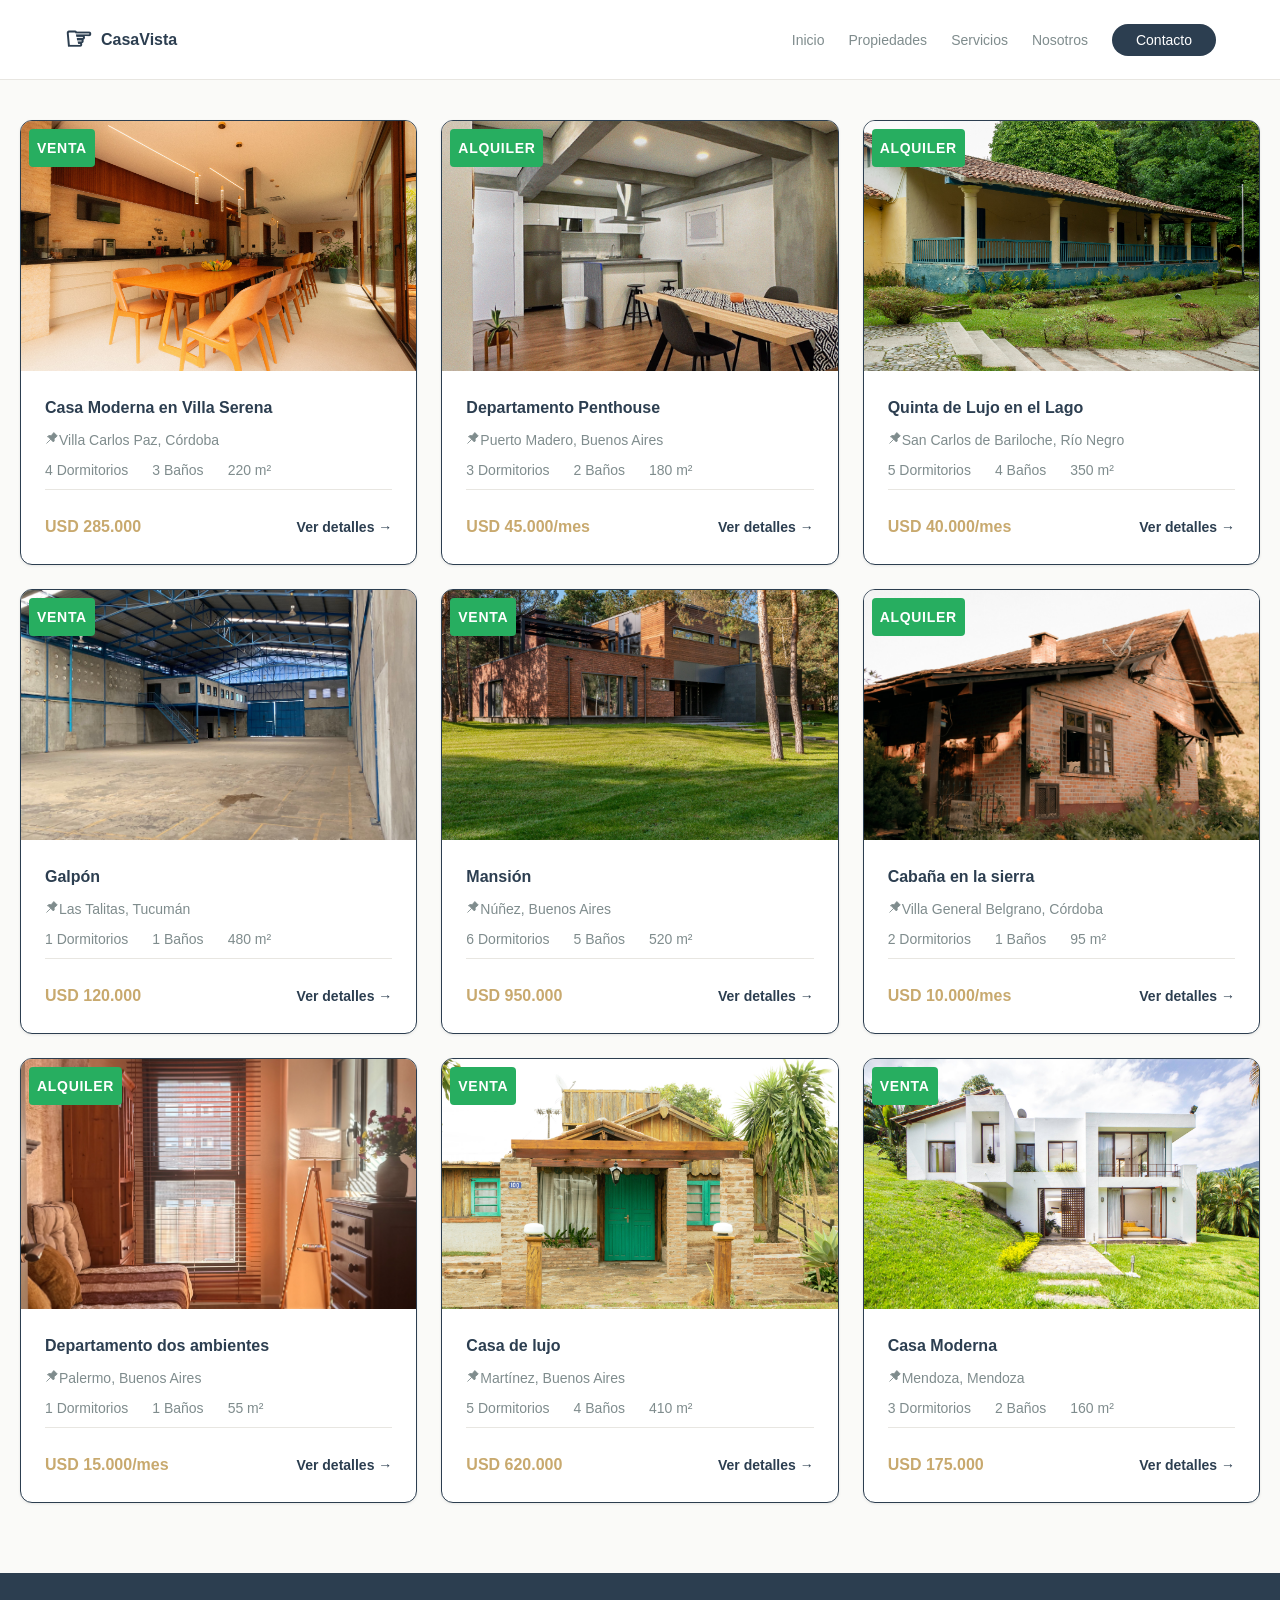
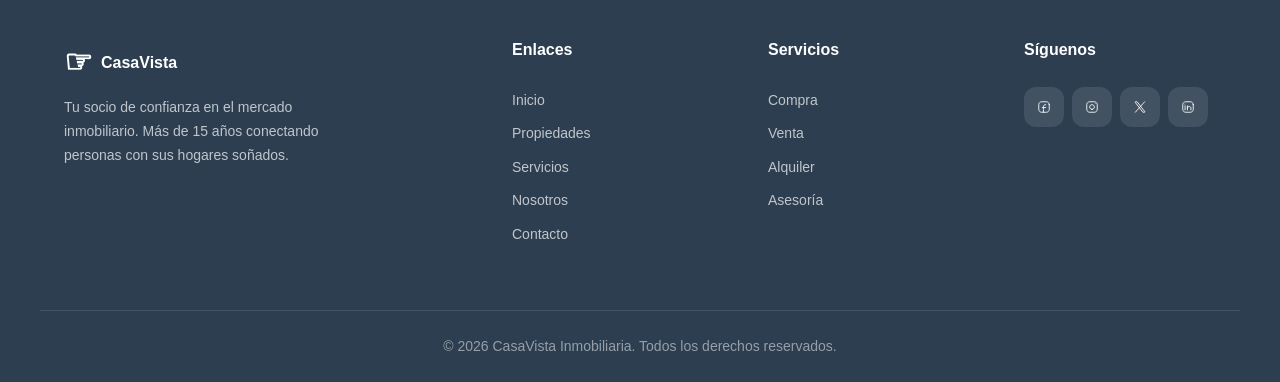
<file: propiedades.html>
<!DOCTYPE html>
<html lang="en">
<head>
    <meta charset="UTF-8">
    <meta name="viewport" content="width=device-width, initial-scale=1.0">
    <!-- SEO: META ETIQUETAS   -->
    <title>CasaVista Inmobiliaria | Propiedades en Venta y Alquiler</title>
    <meta name="description" content="CasaVista Inmobiliaria ofrece las mejores propiedades de lujo en venta y alquiler. Encuentra tu hogar ideal con nosotros.">
    <meta name="keywords" content="inmobiliaria, propiedades, casas en venta, departamentos en alquiler, bienes raíces, lujo">
    <meta name="author" content="CasaVista Inmobiliaria">
    <meta name="robots" content="index, follow">
    <!-- Open Graph: para compartir en redes sociales -->
    <meta property="og:title" content="CasaVista Inmobiliaria | Propiedades de Lujo">
    <meta property="og:description" content="Encuentra tu hogar ideal con las mejores propiedades de lujo en venta y alquiler.">
    <meta property="og:type" content="website">
    <meta property="og:url" content="https://www.casavista.com">
    <meta property="og:image" content="https://placehold.co/1200x630/2c3e50/ffffff?text=CasaVista">
    <!-- Favicon -->
    <link rel="icon" type="image/png" href="/favicon-96x96.png" sizes="96x96" />
    <link rel="icon" type="image/svg+xml" href="/favicon.svg" />
    <link rel="shortcut icon" href="/favicon.ico" />
    <!-- Enlace al archivo de estilos -->
    <link rel="stylesheet" href="icons.css" />
    <link rel="stylesheet" href="styles.css">
</head>
<body>
   <header class="header" role="banner">
        <div class="header__container">
            <a href="#" class="header__logo" aria-label="CasaVista - Página principal">
                <span class="header__logo-icon">&#9758;</span>
                <span class="header__logo-text">CasaVista</span>
            </a>
            <!-- Navegación principal -->
            <div>
                <span class="btn_menu"><i id="abrirMenu" class="iconoir-menu"></i></span>
                <nav id="nav" class="header__nav" role="navigation" aria-label="Navegación principal">
                <ul class="header__nav-list">
                    <li class="header__nav-item">
                        <a href="index.html#inicio" class="header__nav-link">Inicio</a>
                    </li>
                    <li class="header__nav-item">   
                        <a href="propiedades.html" class="header__nav-link">Propiedades</a>
                    </li>
                    <li class="header__nav-item">
                        <a href="index.html#servicios" class="header__nav-link">Servicios</a>
                    </li>
                    <li class="header__nav-item">
                        <a href="index.html#nosotros" class="header__nav-link">Nosotros</a>
                    </li>
                    <li class="header__nav-item">
                        <a href="index.html#contacto" class="header__nav-link header__nav-link--cta">Contacto</a>
                    </li>
                </ul>
            </nav>
            </div>
        </div>
    </header>
    <main>
        <section class="section_propiedades">
            <div id="contenedor" class="properties__grid">
            </div>
        </section>
    </main>     
    <footer class="footer" role="contentinfo">
        <div class="footer__container">
            <!-- Info de la empresa -->
            <div class="footer__brand">
                <a href="#" class="footer__logo" aria-label="CasaVista - Inicio">
                    <span class="footer__logo-icon">&#9758;</span>
                    <span class="footer__logo-text">CasaVista</span>
                </a>
                <p class="footer__description">
                    Tu socio de confianza en el mercado inmobiliario. Más de 15 años conectando personas con sus hogares soñados.
                </p>
            </div>

            <!-- Enlaces rápidos -->
            <nav class="footer__links" aria-label="Enlaces de pie de página">
                <h3 class="footer__links-title">Enlaces</h3>
                <ul class="footer__links-list">
                    <li><a href="#inicio" class="footer__link">Inicio</a></li>
                    <li><a href="#propiedades" class="footer__link">Propiedades</a></li>
                    <li><a href="#servicios" class="footer__link">Servicios</a></li>
                    <li><a href="#nosotros" class="footer__link">Nosotros</a></li>
                    <li><a href="#contacto" class="footer__link">Contacto</a></li>
                </ul>
            </nav>

            <!-- Servicios -->
            <div class="footer__servicios">
                <h3 class="footer__links-title">Servicios</h3>
                <ul class="footer__links-list">
                    <li><a href="#servicios" class="footer__link">Compra</a></li>
                    <li><a href="#servicios" class="footer__link">Venta</a></li>
                    <li><a href="#servicios" class="footer__link">Alquiler</a></li>
                    <li><a href="#servicios" class="footer__link">Asesoría</a></li>
                </ul>
            </div>

            <!-- Redes sociales -->
            <div class="footer__social">
                <h3 class="footer__links-title">Síguenos</h3>
                <div class="footer__social-icons">
                    <a href="#" class="footer__social-link" aria-label="Facebook"><i class="iconoir-facebook-tag"></i></a>
                    <a href="#" class="footer__social-link" aria-label="Instagram"><i class="iconoir-instagram"></i></a>
                    <a href="#" class="footer__social-link" aria-label="Twitter"><i class="iconoir-x"></i></a>
                    <a href="#" class="footer__social-link" aria-label="LinkedIn"><i class="iconoir-linkedin"></i></a>
                </div>
            </div>
        </div>
        <!-- Barra de copyright -->
        <div class="footer__bottom">
            <p class="footer__copyright">&copy; 2026 CasaVista Inmobiliaria. Todos los derechos reservados.</p>
        </div>
    </footer>
    <script src="app.js"></script>
</body>
</html>
</file>
<file: styles.css>
:root {
  --color-primary: #2c3e50;
  --color-primary-light: #34495e;
  --color-accent: #c8a96e;
  --color-accent-light: #d4b87a;
  --color-bg: #fafaf8;
  --color-bg-alt: #f5f5f0;
  --color-text: #2c3e50;
  --color-text-light: #7f8c8d;
  --color-white: #ffffff;
  --color-border: #e8e6e1;
  --color-success: #27ae60;
  /* ---- Tipografía (3 tamaños) ---- */
  --font-primary: "Segoe UI", "Helvetica Neue", Arial, sans-serif;
  --font-sm: 0.875rem;
  --font-md: 1rem;
  --font-lg: 2rem;
  /* ---- Espaciados (3 tamaños) ---- */
  --space-sm: 0.5rem;
  --space-md: 1.5rem;
  --space-lg: 4rem;
  /* ---- Bordes (3 tamaños) ---- */
  --radius-sm: 4px;
  --radius-md: 12px;
  --radius-full: 9999px;
  /* ---- Sombras ---- */
  --shadow-sm: 0 1px 3px rgba(0, 0, 0, 0.08);
  --shadow-md: 0 4px 12px rgba(0, 0, 0, 0.1);
  --shadow-lg: 0 8px 30px rgba(0, 0, 0, 0.12);
  /* ---- Transiciones ---- */
  --transition-fast: 0.2s ease;
  --transition-base: 0.3s ease;
  --transition-slow: 0.5s ease;
  /* ---- Layout ---- */
  --container-max: 1200px;
  --header-height: 80px;
}
/* RESET Y ESTILOS BASE*/
*,
*::before,
*::after {
  margin: 0;
  padding: 0;
  box-sizing: border-box;
}
html {
  scroll-behavior: smooth;
  scroll-padding-top: var(--header-height);
}
body {
  font-family: var(--font-primary);
  font-size: var(--font-md);
  line-height: 1.6;
  color: var(--color-text);
  background-color: var(--color-bg);
  -webkit-font-smoothing: antialiased;
}
ul,
ol {
  list-style: none;
}
a {
  text-decoration: none;
  color: inherit;
}
img {
  max-width: 100%;
  height: auto;
  display: block;
}
/* CONTENEDORES COMUNES*/
.header__container,
.properties__container,
.servicios__container,
.about__container,
.testimonials__container,
.contact__container,
.footer__container {
  width: 100%;
  max-width: var(--container-max);
  margin: 0 auto;
  padding: 0 var(--space-md);
}
/* HEADER*/
.header {
  position: fixed;
  top: 0;
  left: 0;
  right: 0;
  height: var(--header-height);
  background-color: var(--color-white);
  border-bottom: 1px solid var(--color-border);
  z-index: 1000;
  display: flex;
  align-items: center;
}
.header__container {
  display: flex;
  justify-content: space-between;
  align-items: center;
}
.header__logo {
  display: flex;
  align-items: center;
  gap: var(--space-sm);
  font-size: var(--font-md);
  font-weight: 700;
  color: var(--color-primary);
  transition: color var(--transition-fast);
}
.header__logo:hover {
  color: var(--color-accent);
}
.header__logo-icon {
  font-size: var(--font-lg);
}
.header__nav-list {
  display: flex;
  align-items: center;
  gap: var(--space-md);
}
.btn_menu {
  display: none;
}
.header__nav-link {
  font-size: var(--font-sm);
  font-weight: 500;
  color: var(--color-text-light);
  transition: color var(--transition-fast);
  position: relative;
}
.header__nav-link::after {
  content: "";
  position: absolute;
  bottom: -4px;
  left: 0;
  width: 0;
  height: 2px;
  background-color: var(--color-accent);
  transition: width var(--transition-base);
}
.header__nav-link:hover {
  color: var(--color-primary);
}
.header__nav-link:hover::after {
  width: 100%;
}
.header__nav-link--cta {
  background-color: var(--color-primary);
  color: var(--color-white);
  padding: var(--space-sm) var(--space-md);
  border-radius: var(--radius-full);
  transition:
    background-color var(--transition-fast),
    transform var(--transition-fast);
}
.header__nav-link--cta::after {
  display: none;
}
.header__nav-link--cta:hover {
  background-color: var(--color-accent);
  color: var(--color-white);
  transform: translateY(-2px);
}
/* HERO*/
.hero {
  position: relative;
  min-height: 100vh;
  display: flex;
  align-items: center;
  justify-content: center;
  text-align: center;
  overflow: hidden;
  margin-top: 0;
}
.hero__image {
  position: absolute;
  top: 0;
  left: 0;
  width: 100%;
  height: 100%;
  object-fit: cover;
  object-position: center;
  z-index: 0;
}
.hero__overlay {
  position: absolute;
  top: 0;
  left: 0;
  width: 100%;
  height: 100%;
  background: linear-gradient(
    135deg,
    rgba(44, 62, 80, 0.85) 0%,
    rgba(44, 62, 80, 0.7) 100%
  );
  z-index: 1;
}
.hero__content {
  position: relative;
  z-index: 2;
  max-width: 800px;
  padding: var(--space-md);
}
.hero__title {
  font-size: var(--font-lg);
  font-weight: 700;
  color: var(--color-white);
  line-height: 1.1;
  margin-bottom: var(--space-md);
  letter-spacing: -0.02em;
}
.hero__title-highlight {
  color: var(--color-accent);
}
.hero__subtitle {
  font-size: var(--font-md);
  color: rgba(255, 255, 255, 0.9);
  margin-bottom: var(--space-lg);
  font-weight: 300;
}
.hero__cta {
  display: inline-block;
  background-color: var(--color-accent);
  color: var(--color-white);
  font-size: var(--font-md);
  font-weight: 600;
  padding: var(--space-md) var(--space-lg);
  border-radius: var(--radius-full);
  transition:
    background-color var(--transition-fast),
    transform var(--transition-fast),
    box-shadow var(--transition-fast);
}
.hero__cta:hover {
  background-color: var(--color-accent-light);
  transform: translateY(-3px);
  box-shadow: 0 10px 30px rgba(200, 169, 110, 0.4);
}
/* ENCABEZADOS DE SECCIÓN                        */
.section-header {
  text-align: center;
  margin-bottom: var(--space-lg);
}
.section-header__title {
  font-size: var(--font-lg);
  font-weight: 700;
  color: var(--color-primary);
  margin-bottom: var(--space-sm);
  letter-spacing: -0.01em;
}
.section-header__subtitle {
  font-size: var(--font-md);
  color: var(--color-text-light);
  font-weight: 400;
}
.section-header--left {
  text-align: left;
}
/* SECCIÓN PROPIEDADES*/
.properties {
  padding: var(--space-lg) 0;
  background-color: var(--color-bg);
}
.properties__grid {
  display: grid;
  grid-template-columns: repeat(3, 1fr);
  gap: var(--space-md);
}
.btn_propiedades {
  width: 100%;
  text-align: center;
  margin-top: 30px;
}
/* TARJETA DE PROPIEDAD*/
.property-card {
  background-color: var(--color-white);
  border-radius: var(--radius-md);
  overflow: hidden;
  box-shadow: var(--shadow-sm);
  transition:
    transform var(--transition-base),
    box-shadow var(--transition-base);
  border: 1px solid var(--color-primary);
}
.property-card:hover {
  transform: translateY(-8px);
  box-shadow: var(--shadow-lg);
}
.property-card__image-wrapper {
  position: relative;
  overflow: hidden;
}
.property-card__image {
  width: 100%;
  height: 250px;
  object-fit: cover;
  transition: transform var(--transition-slow);
}
.property-card:hover .property-card__image {
  transform: scale(1.05);
}
.property-card__badge {
  position: absolute;
  top: var(--space-sm);
  left: var(--space-sm);
  background-color: var(--color-success);
  color: var(--color-white);
  font-size: var(--font-sm);
  font-weight: 600;
  padding: var(--space-sm) var(--space-sm);
  border-radius: var(--radius-sm);
  text-transform: uppercase;
  letter-spacing: 0.05em;
}
.property-card__content {
  padding: var(--space-md);
}
.property-card__title {
  font-size: var(--font-md);
  font-weight: 600;
  color: var(--color-primary);
  margin-bottom: var(--space-sm);
}
.property-card__location {
  font-size: var(--font-sm);
  color: var(--color-text-light);
  margin-bottom: var(--space-sm);
}
.property-card__features {
  display: flex;
  gap: var(--space-md);
  margin-bottom: var(--space-md);
  padding-bottom: var(--space-sm);
  border-bottom: 1px solid var(--color-border);
}
.property-card__features li {
  font-size: var(--font-sm);
  color: var(--color-text-light);
}
.property-card__footer {
  display: flex;
  justify-content: space-between;
  align-items: center;
}
.property-card__price {
  font-size: var(--font-md);
  font-weight: 700;
  color: var(--color-accent);
}
.property-card__link {
  font-size: var(--font-sm);
  font-weight: 600;
  color: var(--color-primary);
  transition: color var(--transition-fast);
}
.property-card__link:hover {
  color: var(--color-accent);
}
/* SECCIÓN SERVICIOS*/
.servicios {
  padding: var(--space-lg) 0;
  background-color: var(--color-bg-alt);
}
.servicios__grid {
  display: grid;
  grid-template-columns: repeat(4, 1fr);
  gap: var(--space-md);
}
/* TARJETA DE SERVICIO*/
.service-card {
  background-color: var(--color-white);
  padding: var(--space-md);
  border-radius: var(--radius-md);
  text-align: center;
  box-shadow: var(--shadow-sm);
  transition:
    transform var(--transition-base),
    box-shadow var(--transition-base);
}
.service-card:hover {
  transform: translateY(-5px);
  box-shadow: var(--shadow-md);
}
.service-card__icon {
  font-size: 3rem;
  margin-bottom: var(--space-md);
  display: block;
}
.service-card__title {
  font-size: var(--font-md);
  font-weight: 600;
  color: var(--color-primary);
  margin-bottom: var(--space-sm);
}
.service-card__text {
  font-size: var(--font-sm);
  color: var(--color-text-light);
  line-height: 1.7;
}
/* SECCIÓN NOSOTROS                               */
.about {
  padding: var(--space-lg) 0;
  background-color: var(--color-bg);
}
.about__container {
  display: grid;
  grid-template-columns: 1fr 1fr;
  gap: var(--space-lg);
  align-items: center;
}
.about__text {
  font-size: var(--font-md);
  color: var(--color-text-light);
  line-height: 1.8;
  margin-bottom: var(--space-md);
}
.about__text strong {
  color: var(--color-primary);
  font-weight: 600;
}
.about__cta {
  display: inline-block;
  margin-top: var(--space-sm);
  font-size: var(--font-md);
  font-weight: 600;
  color: var(--color-accent);
  transition: color var(--transition-fast);
}
.about__cta:hover {
  color: var(--color-primary);
}
.about__image-wrapper {
  border-radius: var(--radius-md);
  overflow: hidden;
  box-shadow: var(--shadow-lg);
}
.about__image {
  width: 100%;
  height: 400px;
  object-fit: cover;
}
/* SECCIÓN TESTIMONIOS*/
.testimonials {
  padding: var(--space-lg) 0;
  background-color: var(--color-bg-alt);
}
.testimonials__grid {
  display: grid;
  grid-template-columns: repeat(2, 1fr);
  gap: var(--space-md);
}
/* TARJETA DE TESTIMONIO*/
.testimonial {
  background-color: var(--color-white);
  padding: var(--space-md);
  border-radius: var(--radius-md);
  box-shadow: var(--shadow-sm);
  border-left: 4px solid var(--color-accent);
}
.testimonial__text {
  font-size: var(--font-md);
  color: var(--color-text-light);
  line-height: 1.8;
  font-style: italic;
  margin-bottom: var(--space-md);
}
.testimonial__author {
  display: flex;
  align-items: center;
  gap: var(--space-sm);
}
.testimonial__avatar {
  width: 50px;
  height: 50px;
  border-radius: var(--radius-full);
  object-fit: cover;
}
.testimonial__name {
  font-size: var(--font-md);
  font-weight: 600;
  color: var(--color-primary);
  font-style: normal;
  display: block;
}
.testimonial__role {
  font-size: var(--font-sm);
  color: var(--color-text-light);
}
/* SECCIÓN CONTACTO                               */
.contact {
  padding: var(--space-lg) 0;
  background-color: var(--color-bg);
}
.contact__grid {
  display: grid;
  grid-template-columns: 1fr 1fr;
  gap: var(--space-lg);
}
.contact__info {
  display: flex;
  flex-direction: column;
  gap: var(--space-md);
}
.contact__info-item {
  display: flex;
  align-items: flex-start;
  gap: var(--space-sm);
}
.contact__info-icon {
  font-size: var(--font-lg);
  flex-shrink: 0;
}
.contact__info-label {
  font-size: var(--font-md);
  font-weight: 600;
  color: var(--color-primary);
  margin-bottom: var(--space-sm);
}
.contact__info-text {
  font-size: var(--font-sm);
  color: var(--color-text-light);
  line-height: 1.6;
}
.contact__submit {
  width: 100%;
  padding: var(--space-md) var(--space-lg);
  background-color: var(--color-primary);
  color: var(--color-white);
  font-size: var(--font-md);
  font-weight: 600;
  border: none;
  border-radius: var(--radius-md);
  cursor: pointer;
  transition:
    background-color var(--transition-fast),
    transform var(--transition-fast);
}
.contact__submit:hover {
  background-color: var(--color-accent);
  transform: translateY(-2px);
}
.contact__submit:active {
  transform: translateY(0);
}
/* FORMULARIO DE CONTACTO*/
.form-group {
  margin-bottom: var(--space-md);
}
.form-group__label {
  display: block;
  font-size: var(--font-sm);
  font-weight: 600;
  color: var(--color-primary);
  margin-bottom: var(--space-sm);
}
.form-group__input,
.form-group__textarea {
  width: 100%;
  padding: var(--space-sm);
  font-family: var(--font-primary);
  font-size: var(--font-md);
  color: var(--color-text);
  background-color: var(--color-white);
  border: 1px solid var(--color-border);
  border-radius: var(--radius-md);
  transition:
    border-color var(--transition-fast),
    box-shadow var(--transition-fast);
  outline: none;
}
.form-group__input::placeholder,
.form-group__textarea::placeholder {
  color: var(--color-text-light);
  opacity: 0.6;
}
.form-group__input:focus,
.form-group__textarea:focus {
  border-color: var(--color-accent);
  box-shadow: 0 0 0 3px rgba(200, 169, 110, 0.15);
}
.form-group__textarea {
  resize: vertical;
  min-height: 120px;
}

/*HTML PROPIEDADES*/

.section_propiedades{
  margin: 120px 20px 70px;
}
/* FOOTER*/
.footer {
  background-color: var(--color-primary);
  color: var(--color-white);
  padding-top: var(--space-lg);
}
.footer__container {
  display: grid;
  grid-template-columns: 2fr 1fr 1fr 1fr;
  gap: var(--space-lg);
  padding-bottom: var(--space-lg);
  border-bottom: 1px solid rgba(255, 255, 255, 0.1);
}
.footer__logo {
  display: flex;
  align-items: center;
  gap: var(--space-sm);
  font-size: var(--font-md);
  font-weight: 700;
  color: var(--color-white);
  margin-bottom: var(--space-sm);
  transition: color var(--transition-fast);
}
.footer__logo:hover {
  color: var(--color-accent);
}
.footer__logo-icon {
  font-size: var(--font-lg);
}
.footer__description {
  font-size: var(--font-sm);
  color: rgba(255, 255, 255, 0.7);
  line-height: 1.7;
  max-width: 300px;
}
.footer__links-title {
  font-size: var(--font-md);
  font-weight: 600;
  color: var(--color-white);
  margin-bottom: var(--space-md);
}
.footer__links-list {
  display: flex;
  flex-direction: column;
  gap: var(--space-sm);
}
.footer__link {
  font-size: var(--font-sm);
  color: rgba(255, 255, 255, 0.7);
  transition: color var(--transition-fast);
}
.footer__link:hover {
  color: var(--color-accent);
}
.footer__social-icons {
  display: flex;
  gap: var(--space-sm);
}
.footer__social-link {
  width: 40px;
  height: 40px;
  display: flex;
  align-items: center;
  justify-content: center;
  background-color: rgba(255, 255, 255, 0.1);
  border-radius: var(--radius-md);
  font-size: var(--font-sm);
  font-weight: 700;
  color: var(--color-white);
  transition: background-color var(--transition-fast);
}
.footer__social-link:hover {
  background-color: var(--color-accent);
}
.footer__bottom {
  padding: var(--space-md) 0;
  text-align: center;
}
.footer__copyright {
  font-size: var(--font-sm);
  color: rgba(255, 255, 255, 0.5);
}

/* MEDIA QUERIES - RESPONSIVO*/
/* Tablets (<= 1024px) */
@media screen and (max-width: 1024px) {
  .properties__grid {
    grid-template-columns: repeat(2, 1fr);
  }
  .servicios__grid {
    grid-template-columns: repeat(2, 1fr);
  }
  .footer__container {
    grid-template-columns: repeat(2, 1fr);
  }
}
/* Móviles (<= 768px) */
@media screen and (max-width: 768px) {
  :root {
    --header-height: 70px;
    --space-lg: 3rem;
  }
  .btn_menu {
    display: block;
    font-size: 24px;
  }
  .header__nav {
    height: 0;
    width: 0;
    visibility: hidden;
  }
  .header__nav-list {
    flex-direction: column;
    justify-content: space-between;
    align-items: start;
    gap: 0;
    height: 300px;
    background-color: var(--color-primary);
    padding: 30px 0 30px 30px;
  }
  .header__nav-link {
    font-size: 18px;
    color: var(--color-bg);
  }
  .header__nav-link:hover {
    color: var(--color-accent);
    background-color: transparent;
  }
  .header__nav-link--cta {
    padding: 0;
  }
  .header__nav-link--cta::after {
    display: block;
  }
  .visible {
    display: block;
    visibility: visible;
    position: absolute;
    top: 70px;
    width: 100%;
    height: 100%;
    left: 0;
    right: 0;
  }
  .hero {
    min-height: 80vh;
  }
  .hero__title {
    font-size: var(--font-md);
  }
  .hero__subtitle {
    font-size: var(--font-sm);
  }
  .properties__grid {
    grid-template-columns: 1fr;
  }
  .servicios__grid {
    grid-template-columns: 1fr;
  }
  .about__container {
    grid-template-columns: 1fr;
    gap: var(--space-md);
  }
  .about__image-wrapper {
    order: -1;
  }
  .testimonials__grid {
    grid-template-columns: 1fr;
  }
  .contact__grid {
    grid-template-columns: 1fr;
  }
  .footer__container {
    grid-template-columns: 1fr;
    text-align: center;
  }
  .footer__description {
    max-width: 100%;
  }
  .footer__social-icons {
    justify-content: center;
  }
}
</file>
